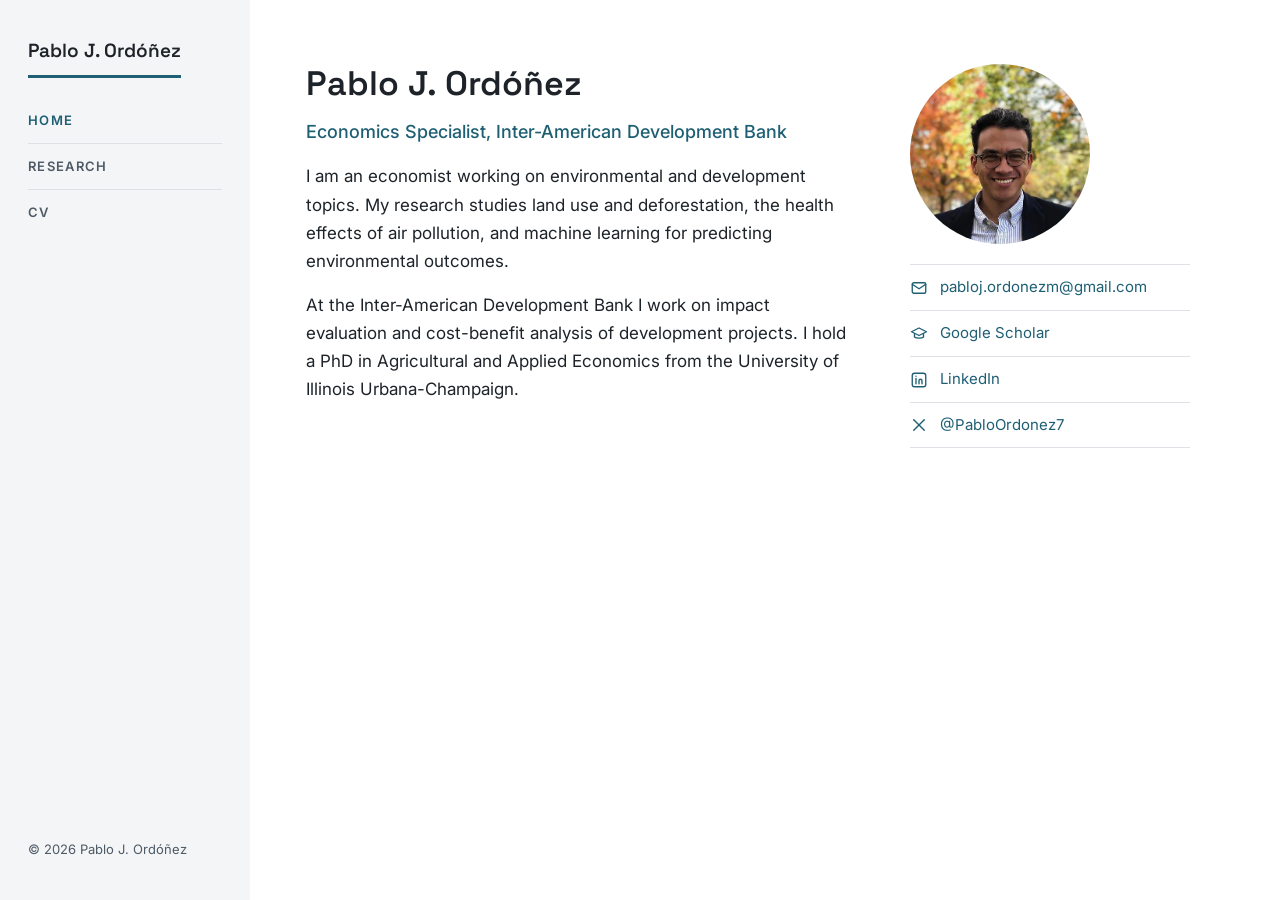
<file: index.html>
<!doctype html>
<html lang="en">
<head>
<meta charset="utf-8">
<meta name="viewport" content="width=device-width, initial-scale=1">
<title>Pablo J. Ordóñez</title>
<meta name="description" content="Pablo J. Ordóñez, Economics Specialist at the Inter-American Development Bank. Research on land use and deforestation, air pollution and health, and machine learning for environmental outcomes.">
<meta property="og:title" content="Pablo J. Ordóñez">
<meta property="og:type" content="website">
<link rel="icon" href="images/favicon.svg" type="image/svg+xml">
<link rel="preconnect" href="https://fonts.googleapis.com">
<link rel="preconnect" href="https://fonts.gstatic.com" crossorigin>
<link rel="stylesheet" href="https://fonts.googleapis.com/css2?family=Inter:wght@400;500;600&family=Space+Grotesk:wght@500;600&display=swap">
<link rel="stylesheet" href="style.css">
</head>
<body>

<aside class="sidebar">
  <a class="site-name" href="index.html">Pablo J. Ordóñez</a>
  <nav class="menu" aria-label="Main">
    <a href="index.html" aria-current="page">Home</a>
    <a href="research.html">Research</a>
    <a href="cv.html">CV</a>
  </nav>
  <small>© 2026 Pablo J. Ordóñez</small>
</aside>

<main>
  <div class="wrap intro">

    <div class="bio">
      <h1>Pablo J. Ordóñez</h1>
      <p class="role">Economics Specialist, Inter-American Development Bank</p>
      <p>I am an economist working on environmental and development topics. My research studies land use and deforestation, the health effects of air pollution, and machine learning for predicting environmental outcomes.</p>
      <p>At the Inter-American Development Bank I work on impact evaluation and cost-benefit analysis of development projects. I hold a PhD in Agricultural and Applied Economics from the University of Illinois Urbana-Champaign.</p>
    </div>

    <div class="card">
      <div class="photo"><span aria-hidden="true">PO</span><img src="images/photo.jpg" alt="Pablo J. Ordóñez" onerror="this.remove()"></div>
      <ul class="contacts">
        <li><a href="mailto:pabloj.ordonezm@gmail.com"><svg aria-hidden="true" width="18" height="18" viewBox="0 0 24 24" fill="none" stroke="currentColor" stroke-width="1.8" stroke-linecap="round" stroke-linejoin="round"><rect x="3" y="5" width="18" height="14" rx="2"/><path d="M3 7l9 6 9-6"/></svg>pabloj.ordonezm@gmail.com</a></li>
        <li><a href="https://scholar.google.com/citations?user=DC5avkkAAAAJ"><svg aria-hidden="true" width="18" height="18" viewBox="0 0 24 24" fill="none" stroke="currentColor" stroke-width="1.8" stroke-linecap="round" stroke-linejoin="round"><path d="M2 9l10-5 10 5-10 5z"/><path d="M6 11.5V16c2 2 10 2 12 0v-4.5"/></svg>Google Scholar</a></li>
        <li><a href="https://www.linkedin.com/in/pablo-j-ord%C3%B3%C3%B1ez-694a8961/"><svg aria-hidden="true" width="18" height="18" viewBox="0 0 24 24" fill="none" stroke="currentColor" stroke-width="1.8" stroke-linecap="round" stroke-linejoin="round"><rect x="3" y="3" width="18" height="18" rx="3"/><path d="M8 10v7"/><path d="M8 7v.01"/><path d="M12 17v-4a2 2 0 0 1 4 0v4"/></svg>LinkedIn</a></li>
        <li><a href="https://x.com/PabloOrdonez7"><svg aria-hidden="true" width="18" height="18" viewBox="0 0 24 24" fill="none" stroke="currentColor" stroke-width="1.8" stroke-linecap="round" stroke-linejoin="round"><path d="M5 5l14 14"/><path d="M19 5L5 19"/></svg>@PabloOrdonez7</a></li>
      </ul>
    </div>

  </div>
</main>

</body>
</html>
</file>
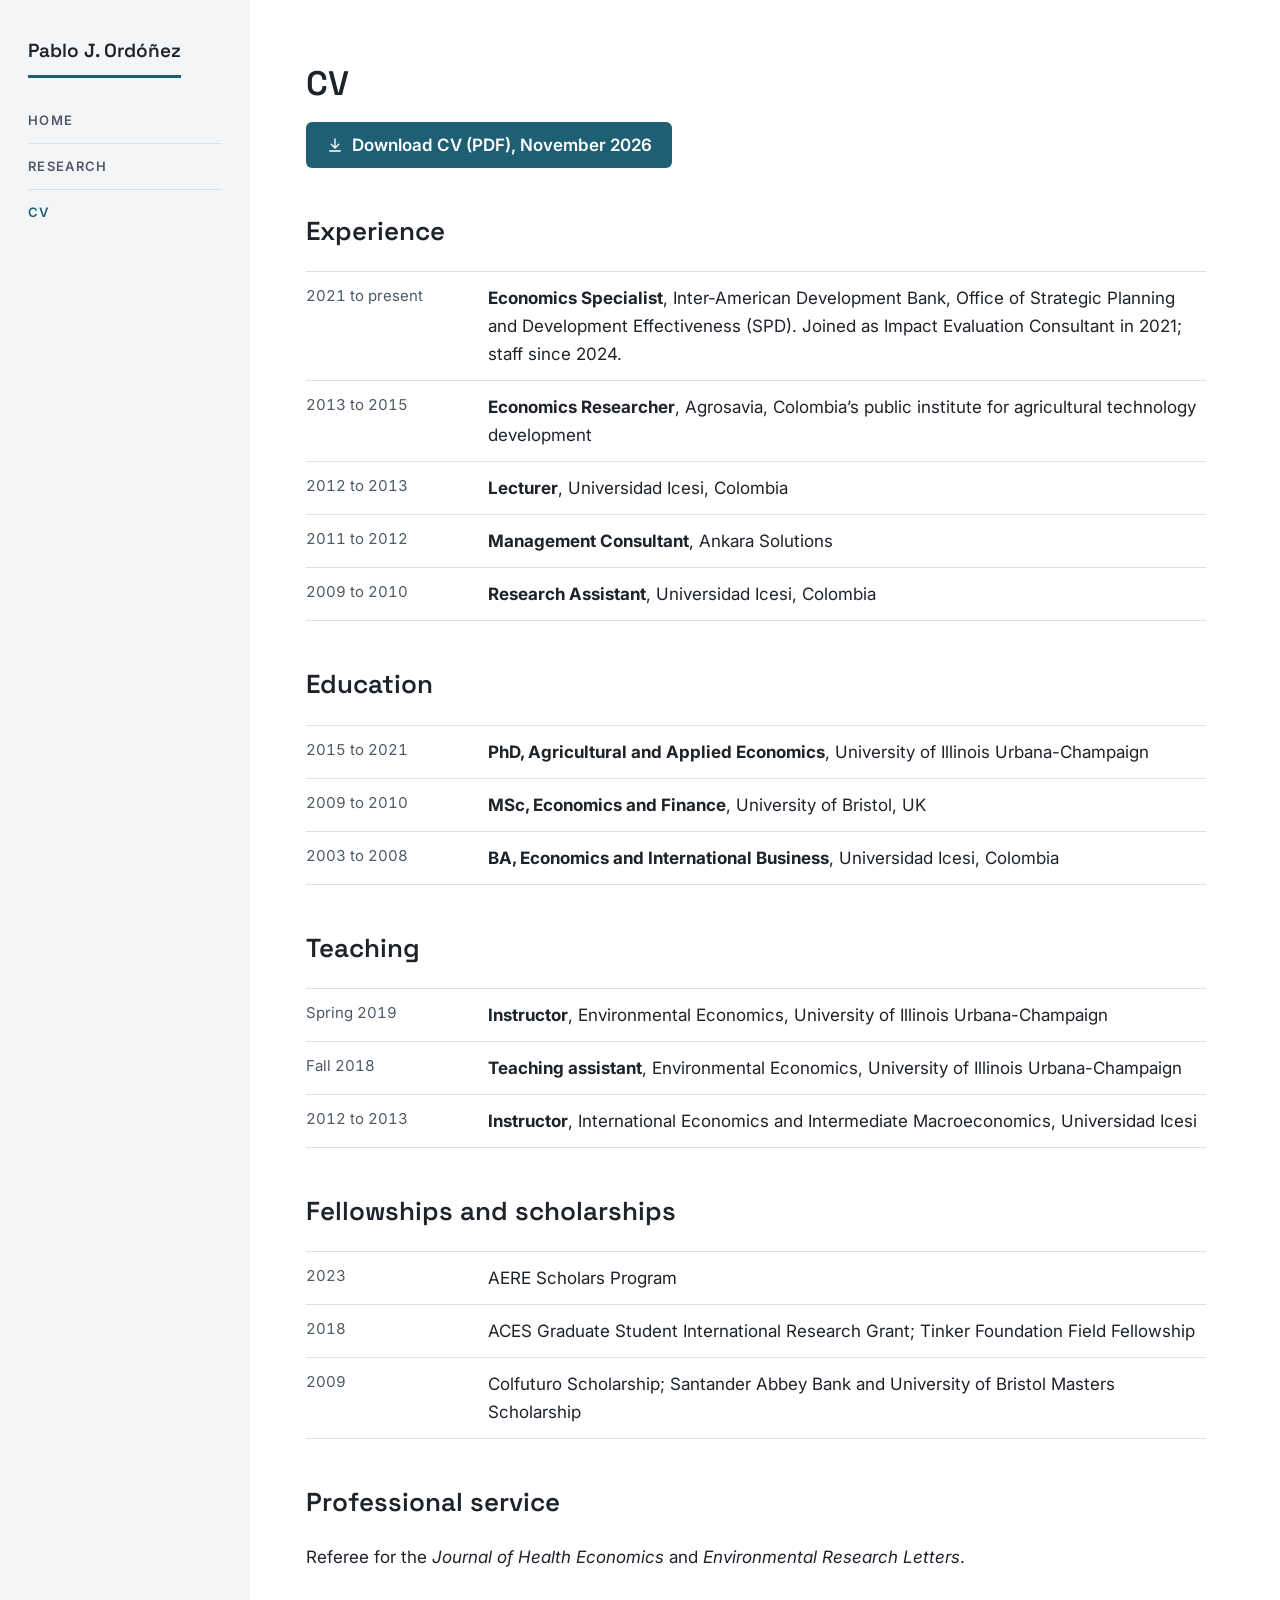
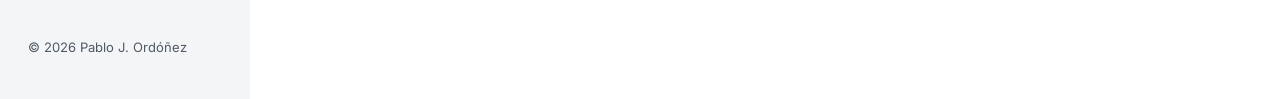
<file: cv.html>
<!doctype html>
<html lang="en">
<head>
<meta charset="utf-8">
<meta name="viewport" content="width=device-width, initial-scale=1">
<title>CV | Pablo J. Ordóñez</title>
<meta name="description" content="Curriculum vitae and teaching experience of Pablo J. Ordóñez.">
<link rel="icon" href="images/favicon.svg" type="image/svg+xml">
<link rel="preconnect" href="https://fonts.googleapis.com">
<link rel="preconnect" href="https://fonts.gstatic.com" crossorigin>
<link rel="stylesheet" href="https://fonts.googleapis.com/css2?family=Inter:wght@400;500;600&family=Space+Grotesk:wght@500;600&display=swap">
<link rel="stylesheet" href="style.css">
</head>
<body>

<aside class="sidebar">
  <a class="site-name" href="index.html">Pablo J. Ordóñez</a>
  <nav class="menu" aria-label="Main">
    <a href="index.html">Home</a>
    <a href="research.html">Research</a>
    <a href="cv.html" aria-current="page">CV</a>
  </nav>
  <small>© 2026 Pablo J. Ordóñez</small>
</aside>

<main>
  <div class="wrap">
    <h1>CV</h1>

    <section>
      <!-- To update the CV, replace files/CV_Ordonez.pdf with the new file, keeping the same name. -->
      <p><a class="button" href="files/CV_Ordonez.pdf"><svg aria-hidden="true" width="18" height="18" viewBox="0 0 24 24" fill="none" stroke="currentColor" stroke-width="1.8" stroke-linecap="round" stroke-linejoin="round"><path d="M12 4v11"/><path d="M7 11l5 5 5-5"/><path d="M5 20h14"/></svg>Download CV (PDF), November 2026</a></p>
    </section>

    <section aria-labelledby="experience">
      <h2 id="experience">Experience</h2>
      <div class="row">
        <span class="when">2021 to present</span>
        <span class="what"><strong>Economics Specialist</strong>, Inter-American Development Bank, Office of Strategic Planning and Development Effectiveness (SPD). Joined as Impact Evaluation Consultant in 2021; staff since 2024.</span>
      </div>
      <div class="row">
        <span class="when">2013 to 2015</span>
        <span class="what"><strong>Economics Researcher</strong>, Agrosavia, Colombia’s public institute for agricultural technology development</span>
      </div>
      <div class="row">
        <span class="when">2012 to 2013</span>
        <span class="what"><strong>Lecturer</strong>, Universidad Icesi, Colombia</span>
      </div>
      <div class="row">
        <span class="when">2011 to 2012</span>
        <span class="what"><strong>Management Consultant</strong>, Ankara Solutions</span>
      </div>
      <div class="row">
        <span class="when">2009 to 2010</span>
        <span class="what"><strong>Research Assistant</strong>, Universidad Icesi, Colombia</span>
      </div>
    </section>

    <section aria-labelledby="education">
      <h2 id="education">Education</h2>
      <div class="row">
        <span class="when">2015 to 2021</span>
        <span class="what"><strong>PhD, Agricultural and Applied Economics</strong>, University of Illinois Urbana-Champaign</span>
      </div>
      <div class="row">
        <span class="when">2009 to 2010</span>
        <span class="what"><strong>MSc, Economics and Finance</strong>, University of Bristol, UK</span>
      </div>
      <div class="row">
        <span class="when">2003 to 2008</span>
        <span class="what"><strong>BA, Economics and International Business</strong>, Universidad Icesi, Colombia</span>
      </div>
    </section>

    <section aria-labelledby="teaching">
      <h2 id="teaching">Teaching</h2>
      <!-- TODO: add the seminar series and training you organize at the IDB as a first row. -->
      <div class="row">
        <span class="when">Spring 2019</span>
        <span class="what"><strong>Instructor</strong>, Environmental Economics, University of Illinois Urbana-Champaign</span>
      </div>
      <div class="row">
        <span class="when">Fall 2018</span>
        <span class="what"><strong>Teaching assistant</strong>, Environmental Economics, University of Illinois Urbana-Champaign</span>
      </div>
      <div class="row">
        <span class="when">2012 to 2013</span>
        <span class="what"><strong>Instructor</strong>, International Economics and Intermediate Macroeconomics, Universidad Icesi</span>
      </div>
    </section>

    <section aria-labelledby="awards">
      <h2 id="awards">Fellowships and scholarships</h2>
      <div class="row">
        <span class="when">2023</span>
        <span class="what">AERE Scholars Program</span>
      </div>
      <div class="row">
        <span class="when">2018</span>
        <span class="what">ACES Graduate Student International Research Grant; Tinker Foundation Field Fellowship</span>
      </div>
      <div class="row">
        <span class="when">2009</span>
        <span class="what">Colfuturo Scholarship; Santander Abbey Bank and University of Bristol Masters Scholarship</span>
      </div>
    </section>

    <section aria-labelledby="service">
      <h2 id="service">Professional service</h2>
      <p>Referee for the <em>Journal of Health Economics</em> and <em>Environmental Research Letters</em>.</p>
    </section>

  </div>
</main>

</body>
</html>
</file>
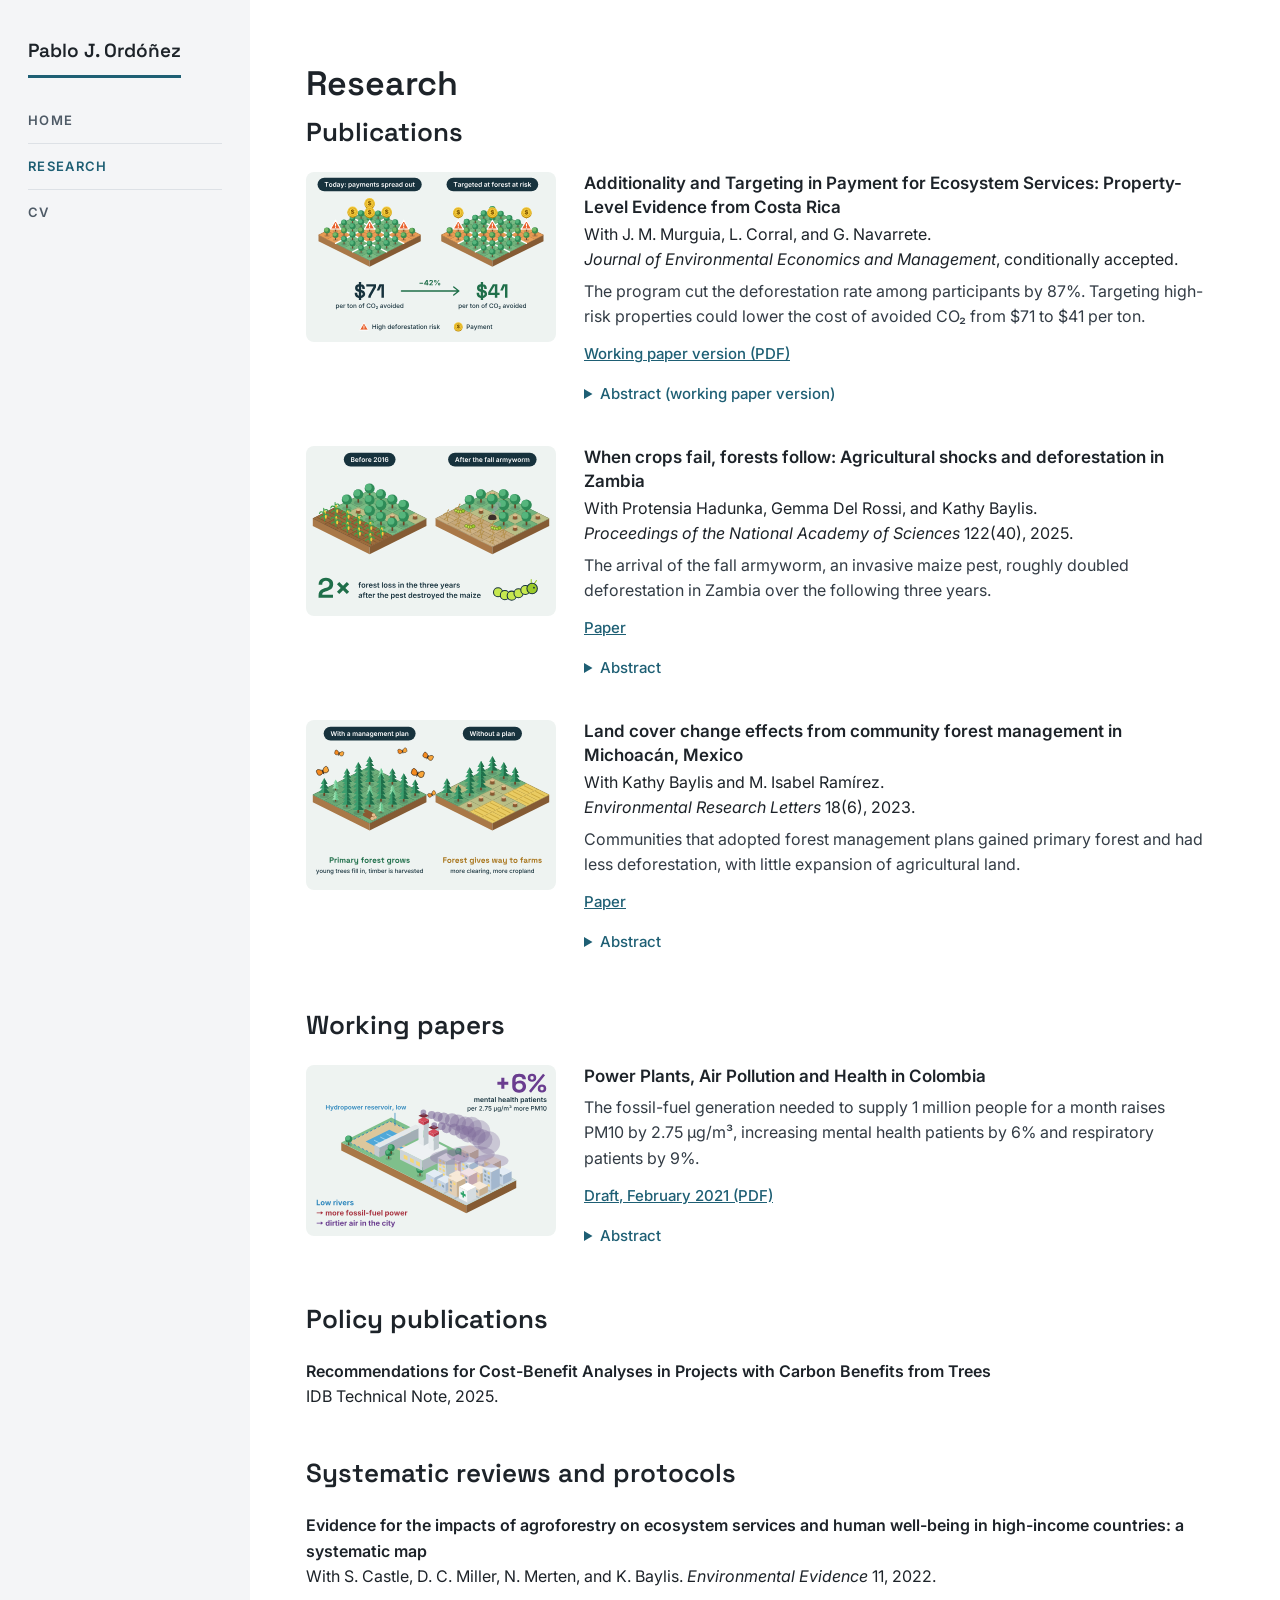
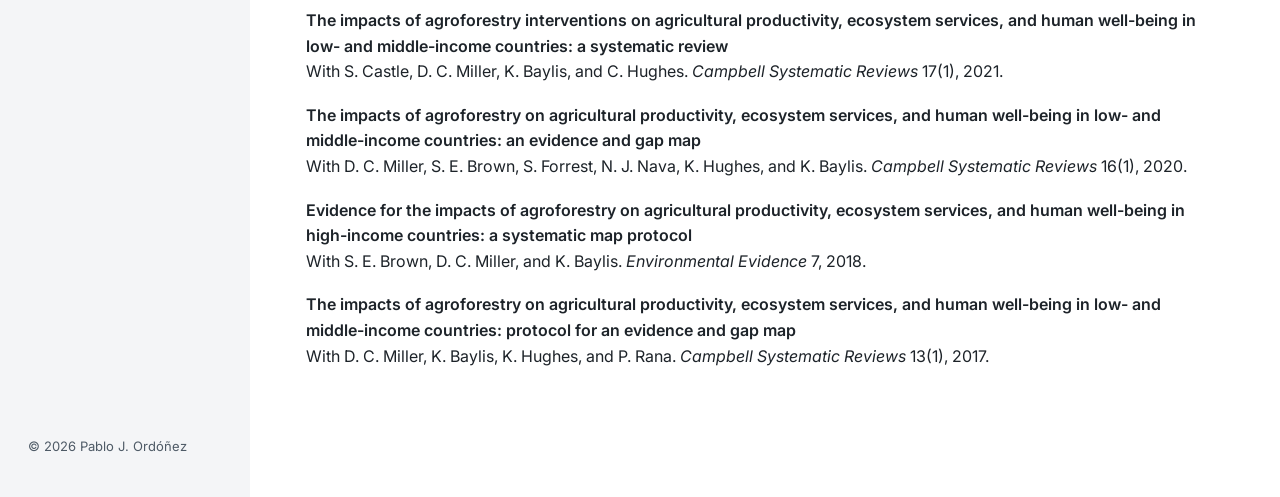
<file: research.html>
<!doctype html>
<html lang="en">
<head>
<meta charset="utf-8">
<meta name="viewport" content="width=device-width, initial-scale=1">
<title>Research | Pablo J. Ordóñez</title>
<meta name="description" content="Publications, working papers and policy notes by Pablo J. Ordóñez on deforestation, land use, payments for ecosystem services, and air pollution and health.">
<link rel="icon" href="images/favicon.svg" type="image/svg+xml">
<link rel="preconnect" href="https://fonts.googleapis.com">
<link rel="preconnect" href="https://fonts.gstatic.com" crossorigin>
<link rel="stylesheet" href="https://fonts.googleapis.com/css2?family=Inter:wght@400;500;600&family=Space+Grotesk:wght@500;600&display=swap">
<link rel="stylesheet" href="style.css">
</head>
<body>

<aside class="sidebar">
  <a class="site-name" href="index.html">Pablo J. Ordóñez</a>
  <nav class="menu" aria-label="Main">
    <a href="index.html">Home</a>
    <a href="research.html" aria-current="page">Research</a>
    <a href="cv.html">CV</a>
  </nav>
  <small>© 2026 Pablo J. Ordóñez</small>
</aside>

<main>
  <div class="wrap">
    <h1>Research</h1>

    <section aria-labelledby="publications">
      <h2 id="publications">Publications</h2>

      <article class="paper">
        <img src="images/fig-costa-rica.svg" width="440" height="300" alt="Two landscapes of nine forest properties each. Today payments are spread across properties, mostly low risk, at 71 dollars per ton of CO2. Targeting the three high-risk properties costs 41 dollars per ton.">
        <div class="paper-body">
          <h3>Additionality and Targeting in Payment for Ecosystem Services: Property-Level Evidence from Costa Rica</h3>
          <p>With J. M. Murguia, L. Corral, and G. Navarrete.</p>
          <p><em>Journal of Environmental Economics and Management</em>, conditionally accepted.</p>
          <p class="finding">The program cut the deforestation rate among participants by 87%. Targeting high-risk properties could lower the cost of avoided CO₂ from $71 to $41 per ton.</p>
          <div class="links">
            <a href="https://github.com/pablojordonez/WebsiteDocs/raw/main/JMP_Ordonez_2023_Costa_Rica_PES.pdf">Working paper version (PDF)</a>
          </div>
          <details>
            <summary>Abstract (working paper version)</summary>
            <p>Our study evaluates the effect on deforestation and land cover of Costa Rica’s payment-for-ecosystem-services (PES) program, one of the oldest country-wide PES programs in the world. Using property level data from over 2,600 landowners who applied to participate in the program between 2016 and 2019, we employ an event study design using modern methods that account for rollout under treatment heterogeneity and find a statistically significant decrease in the deforestation rate. The estimated effect represents an 87% decrease with respect to the pre-2016 average deforestation rate and is equivalent to 0.09 hectares of avoided deforestation per property (a small total effect given the low baseline deforestation). We find no significant effect on forest cover, but we find suggestive evidence that there is a shift from annual to perennial crops. Given that the lack of additionality is one of the main critiques of PES programs, we explore whether the program could increase its additionality by targeting properties with higher ex-ante deforestation risk. For this, we train a machine learning model to predict which properties have a higher risk of deforestation and find that the program is currently not enrolling disproportionately more high-risk properties. Limiting our focus to these properties, we find that the reduction in the deforestation rate is 27-73% larger than what we find for the whole sample of participants. Risk-based targeting could reduce the cost of avoided CO₂ emissions by 42%, from $71 for the current program to $41 per ton, well under current estimates of the social cost of carbon.</p>
          </details>
        </div>
      </article>

      <article class="paper">
        <img src="images/fig-zambia.svg" width="440" height="300" alt="Two small landscapes. Before 2016 the maize is healthy and three forest plots are cleared; after the fall armyworm the maize is destroyed and six plots are cleared.">
        <div class="paper-body">
          <h3>When crops fail, forests follow: Agricultural shocks and deforestation in Zambia</h3>
          <p>With Protensia Hadunka, Gemma Del Rossi, and Kathy Baylis.</p>
          <p><em>Proceedings of the National Academy of Sciences</em> 122(40), 2025.</p>
          <p class="finding">The arrival of the fall armyworm, an invasive maize pest, roughly doubled deforestation in Zambia over the following three years.</p>
          <div class="links">
            <a href="https://www.pnas.org/doi/10.1073/pnas.2427156122">Paper</a>
            <!-- TODO: add press coverage, e.g. <a href="https://...">Press</a> -->
          </div>
          <details>
            <summary>Abstract</summary>
            <p>As climate change makes agricultural production shocks more frequent and severe, it is vital to understand their effect on farmer welfare, land use, and deforestation. Theoretically, a change in agricultural productivity could increase or decrease deforestation by changing demand for agricultural land and/or through the consumption of forests as a coping strategy. This paper uses the introduction of a crop pest to sub-Saharan Africa to estimate the effect of a negative agricultural productivity shock on deforestation. Using primary household data, we first find that farmers who were exposed to higher levels of fall armyworm saw substantial decreases in yield and food security. Using estimates of fall armyworm suitability in conjunction with machine-learning models of maize yields and deforestation, we find that the introduction of the fall armyworm induced a doubling of the deforestation rate in Zambia in the 3 y following the outbreak. This increase was driven both by increased agricultural land expansion and increased charcoal production as a coping strategy. These responses vary substantially over space. More remote areas experienced 23% lower FAW-induced deforestation compared with the sample average, suggesting that farmers with access to maize and charcoal markets may have increased deforestation as a response. Wealthier areas were also less likely to deforest in response to FAW pressure. In sum, our results suggest that negative agricultural productivity shocks may lead to a negative climate feedback, with farmers engaging in emissions-increasing strategies in response.</p>
          </details>
        </div>
      </article>

      <article class="paper">
        <img src="images/fig-michoacan.svg" width="440" height="300" alt="Two small landscapes. With a forest management plan the land is covered in pines with young trees growing; without a plan there are stumps and crop fields.">
        <div class="paper-body">
          <h3>Land cover change effects from community forest management in Michoacán, Mexico</h3>
          <p>With Kathy Baylis and M. Isabel Ramírez.</p>
          <p><em>Environmental Research Letters</em> 18(6), 2023.</p>
          <p class="finding">Communities that adopted forest management plans gained primary forest and had less deforestation, with little expansion of agricultural land.</p>
          <div class="links">
            <a href="https://iopscience.iop.org/article/10.1088/1748-9326/accdef">Paper</a>
          </div>
          <details>
            <summary>Abstract</summary>
            <p>More than half of Mexico’s forests and about a third of the forests of the world are communally owned. Despite this, community forest management (CFM) is the least studied forest management policy, and existing studies have focused on the effects of CFM on deforestation. In this paper, we evaluate the effect of CFM on land cover more broadly, to understand how CFM affects a community’s land use decisions. Mexico’s forestry administration mandates that to legally sell timber, communities must adopt forest management plans designed by a certified forester. In this study, we use differential access to foresters to identify the effect of community management on land cover and deforestation. We find that over time communities that adopt management plans see relatively more primary forest, a limited expansion of the agricultural frontier, and a decrease in deforestation. The decrease in deforestation is economically significant since the economic benefits from the avoided CO₂ emissions alone could far outweigh the costs of adopting the management plans.</p>
          </details>
        </div>
      </article>
    </section>

    <section aria-labelledby="working-papers">
      <h2 id="working-papers">Working papers</h2>

      <article class="paper">
        <img src="images/fig-colombia.svg" width="440" height="300" alt="A landscape with a hydropower dam whose reservoir is low, a fossil-fuel power plant sending smoke toward a city, and a hospital. Mental health patients rise 6 percent.">
        <div class="paper-body">
          <h3>Power Plants, Air Pollution and Health in Colombia</h3>
          <!-- TODO: add status, e.g. <p><em>Under revision.</em></p> -->
          <p class="finding">The fossil-fuel generation needed to supply 1 million people for a month raises PM10 by 2.75 µg/m³, increasing mental health patients by 6% and respiratory patients by 9%.</p>
          <div class="links">
            <a href="https://github.com/pjordon2/MyWebsite/raw/master/JMP_Ordonez.pdf">Draft, February 2021 (PDF)</a>
          </div>
          <details>
            <summary>Abstract</summary>
            <p>In this paper I estimate how electricity generation from fossil fuel power plants affects air pollution in Colombia, and how that air pollution affects the mental, respiratory and cardiovascular health of the population around them. I use the river flows that feed hydroelectric power plants as instruments for electricity generation from fossil-fuel plants, to estimate increases on particulate matter (PM10) and associated health effects. I find that the electricity necessary to meet the monthly demand for 1 million people (116 GWh), is responsible for 2.75 µg/m³ of PM10, leading to an increase in mental health patients of 6%, and of 9% for respiratory health patients. I show that this has significant economic effects, highlighting that the inclusion of mental health effects increases the total costs by 13%. The total health costs for the 24 million people in my sample, amount to 22 million USD per year, for 1 µg/m³ of PM10. A cost-benefit analysis of the replacement of coal power plants around Bogotá by solar generation, shows that the health benefits outweigh the cost of the tax incentives, with a benefit-cost ratio of 6:1.</p>
          </details>
        </div>
      </article>
    </section>

    <!-- TODO: list work in progress and uncomment.
    <section aria-labelledby="in-progress">
      <h2 id="in-progress">Work in progress</h2>
      <p class="review">TITLE, with COAUTHORS</p>
      <p class="review">TITLE, with COAUTHORS</p>
    </section>
    -->

    <section aria-labelledby="policy">
      <h2 id="policy">Policy publications</h2>
      <p class="review"><a href="https://publications.iadb.org/en/recommendations-cost-benefit-analyses-projects-carbon-benefits-trees">Recommendations for Cost-Benefit Analyses in Projects with Carbon Benefits from Trees</a>IDB Technical Note, 2025.</p>
    </section>

    <section aria-labelledby="reviews">
      <h2 id="reviews">Systematic reviews and protocols</h2>
      <p class="review"><a href="https://doi.org/10.1186/s13750-022-00260-4">Evidence for the impacts of agroforestry on ecosystem services and human well-being in high-income countries: a systematic map</a>With S. Castle, D. C. Miller, N. Merten, and K. Baylis. <em>Environmental Evidence</em> 11, 2022.</p>
      <p class="review"><a href="https://doi.org/10.1002/cl2.1167">The impacts of agroforestry interventions on agricultural productivity, ecosystem services, and human well-being in low- and middle-income countries: a systematic review</a>With S. Castle, D. C. Miller, K. Baylis, and C. Hughes. <em>Campbell Systematic Reviews</em> 17(1), 2021.</p>
      <p class="review"><a href="https://doi.org/10.1002/cl2.1066">The impacts of agroforestry on agricultural productivity, ecosystem services, and human well-being in low- and middle-income countries: an evidence and gap map</a>With D. C. Miller, S. E. Brown, S. Forrest, N. J. Nava, K. Hughes, and K. Baylis. <em>Campbell Systematic Reviews</em> 16(1), 2020.</p>
      <p class="review"><a href="https://doi.org/10.1186/s13750-018-0136-0">Evidence for the impacts of agroforestry on agricultural productivity, ecosystem services, and human well-being in high-income countries: a systematic map protocol</a>With S. E. Brown, D. C. Miller, and K. Baylis. <em>Environmental Evidence</em> 7, 2018.</p>
      <p class="review"><a href="https://doi.org/10.1002/CL2.173">The impacts of agroforestry on agricultural productivity, ecosystem services, and human well-being in low- and middle-income countries: protocol for an evidence and gap map</a>With D. C. Miller, K. Baylis, K. Hughes, and P. Rana. <em>Campbell Systematic Reviews</em> 13(1), 2017.</p>
    </section>

  </div>
</main>

</body>
</html>
</file>
<file: style.css>
/* Pablo J. Ordóñez — site styles. Change the --accent colors to retheme the site. */
:root {
  --ink: #1D2329;
  --body: #333C45;
  --muted: #4E5A66;
  --line: #DDE1E6;
  --panel: #F4F5F7;
  --accent: #1E5F74;
  --accent-dark: #12414F;
  --bg: #FFFFFF;
  color-scheme: light;
}

* { box-sizing: border-box; }
html { -webkit-text-size-adjust: 100%; }

body {
  margin: 0;
  display: flex;
  min-height: 100vh;
  font-family: Inter, system-ui, -apple-system, "Segoe UI", sans-serif;
  font-size: 17px;
  line-height: 1.65;
  color: var(--ink);
  background: var(--bg);
}

a { color: var(--accent); }
a:hover { color: var(--accent-dark); }
a:focus-visible, summary:focus-visible { outline: 2px solid var(--accent); outline-offset: 3px; }

h1, h2, .site-name {
  font-family: "Space Grotesk", Inter, system-ui, sans-serif;
  font-weight: 600;
  line-height: 1.2;
}

/* ---------- Side menu ---------- */
.sidebar {
  flex: 0 0 250px;
  background: var(--panel);
  padding: 40px 28px;
  display: flex;
  flex-direction: column;
  gap: 20px;
}
.site-name {
  align-self: flex-start;
  font-size: 19px;
  color: var(--ink);
  text-decoration: none;
  padding-bottom: 12px;
  border-bottom: 3px solid var(--accent);
}
.site-name:hover { color: var(--ink); }
.menu {
  display: flex;
  flex-direction: column;
  font-size: 13px;
  font-weight: 600;
  letter-spacing: 0.1em;
  text-transform: uppercase;
}
.menu a {
  min-height: 46px;
  display: flex;
  align-items: center;
  color: var(--muted);
  text-decoration: none;
  border-bottom: 1px solid var(--line);
}
.menu a:last-child { border-bottom: 0; }
.menu a:hover, .menu a[aria-current="page"] { color: var(--accent); }
.sidebar small { margin-top: auto; font-size: 13px; color: var(--muted); }

/* ---------- Content ---------- */
main { flex: 1; min-width: 0; padding: 64px 56px 80px; }
.wrap { max-width: 900px; }
h1 { font-size: 34px; margin: 0 0 12px; }
h2 { font-size: 26px; margin: 0 0 24px; }
section { margin-bottom: 48px; }

/* Home */
.intro { display: flex; flex-wrap: wrap; align-items: flex-start; gap: 40px 64px; }
.bio { flex: 999 1 380px; min-width: 0; max-width: 540px; }
.bio p { margin: 0 0 16px; }
.role { font-size: 18px; font-weight: 500; color: var(--accent); }
.card { flex: 1 1 240px; min-width: 0; max-width: 280px; }
.photo {
  position: relative;
  width: 180px;
  height: 180px;
  border-radius: 50%;
  overflow: hidden;
  background: var(--panel);
  display: grid;
  place-items: center;
  font-family: "Space Grotesk", Inter, sans-serif;
  font-size: 44px;
  color: var(--muted);
}
.photo img { position: absolute; inset: 0; width: 100%; height: 100%; object-fit: cover; }
.contacts { list-style: none; margin: 20px 0 0; padding: 0; font-size: 15px; }
.contacts a {
  min-height: 46px;
  display: flex;
  align-items: center;
  gap: 12px;
  text-decoration: none;
  border-top: 1px solid var(--line);
}
.contacts li:last-child a { border-bottom: 1px solid var(--line); }
.contacts svg { flex: none; }

/* Research */
.paper { display: flex; flex-wrap: wrap; align-items: flex-start; gap: 16px 28px; margin-bottom: 32px; }
.paper > img { flex: 0 0 250px; width: 250px; max-width: 100%; height: auto; border-radius: 8px; }
.paper-body { flex: 1 1 340px; min-width: 0; font-size: 16px; line-height: 1.6; }
.paper-body h3 { margin: 0 0 2px; font-size: 17px; font-weight: 600; line-height: 1.4; }
.paper-body p { margin: 0; }
.paper-body .finding { margin-top: 6px; color: var(--body); }
.links { display: flex; flex-wrap: wrap; gap: 0 20px; margin-top: 4px; font-size: 15px; font-weight: 500; }
.links a { min-height: 40px; display: inline-flex; align-items: center; }
details summary { cursor: pointer; padding: 8px 0; font-size: 15px; font-weight: 500; color: var(--accent); }
details p { font-size: 15px; line-height: 1.65; color: var(--body); }
.review { margin: 0 0 18px; font-size: 16px; line-height: 1.6; }
.review a { display: block; font-weight: 600; color: var(--ink); text-decoration: none; }
.review a:hover { color: var(--accent); text-decoration: underline; }

@media (min-width: 1000px) { .paper.text-only .paper-body { margin-left: 278px; } }

/* CV and teaching */
.button {
  display: inline-flex;
  align-items: center;
  gap: 8px;
  min-height: 46px;
  padding: 0 20px;
  border-radius: 6px;
  background: var(--accent);
  color: #FFFFFF;
  font-weight: 600;
  text-decoration: none;
}
.button:hover { background: var(--accent-dark); color: #FFFFFF; }
.row { display: flex; flex-wrap: wrap; gap: 2px 32px; padding: 12px 0; border-top: 1px solid var(--line); }
.row:last-child { border-bottom: 1px solid var(--line); }
.row .when { flex: 0 0 150px; font-size: 15px; color: var(--muted); font-variant-numeric: tabular-nums; }
.row .what { flex: 1 1 340px; min-width: 0; }

/* ---------- Phones and narrow windows ---------- */
@media (max-width: 760px) {
  body { flex-direction: column; }
  .sidebar { flex: none; padding: 16px 20px 8px; gap: 6px; }
  .menu { flex-direction: row; flex-wrap: wrap; gap: 0 24px; }
  .menu a { border-bottom: 0; }
  .sidebar small { display: none; }
  main { padding: 32px 20px 56px; }
  h1 { font-size: 30px; }
}
</file>
